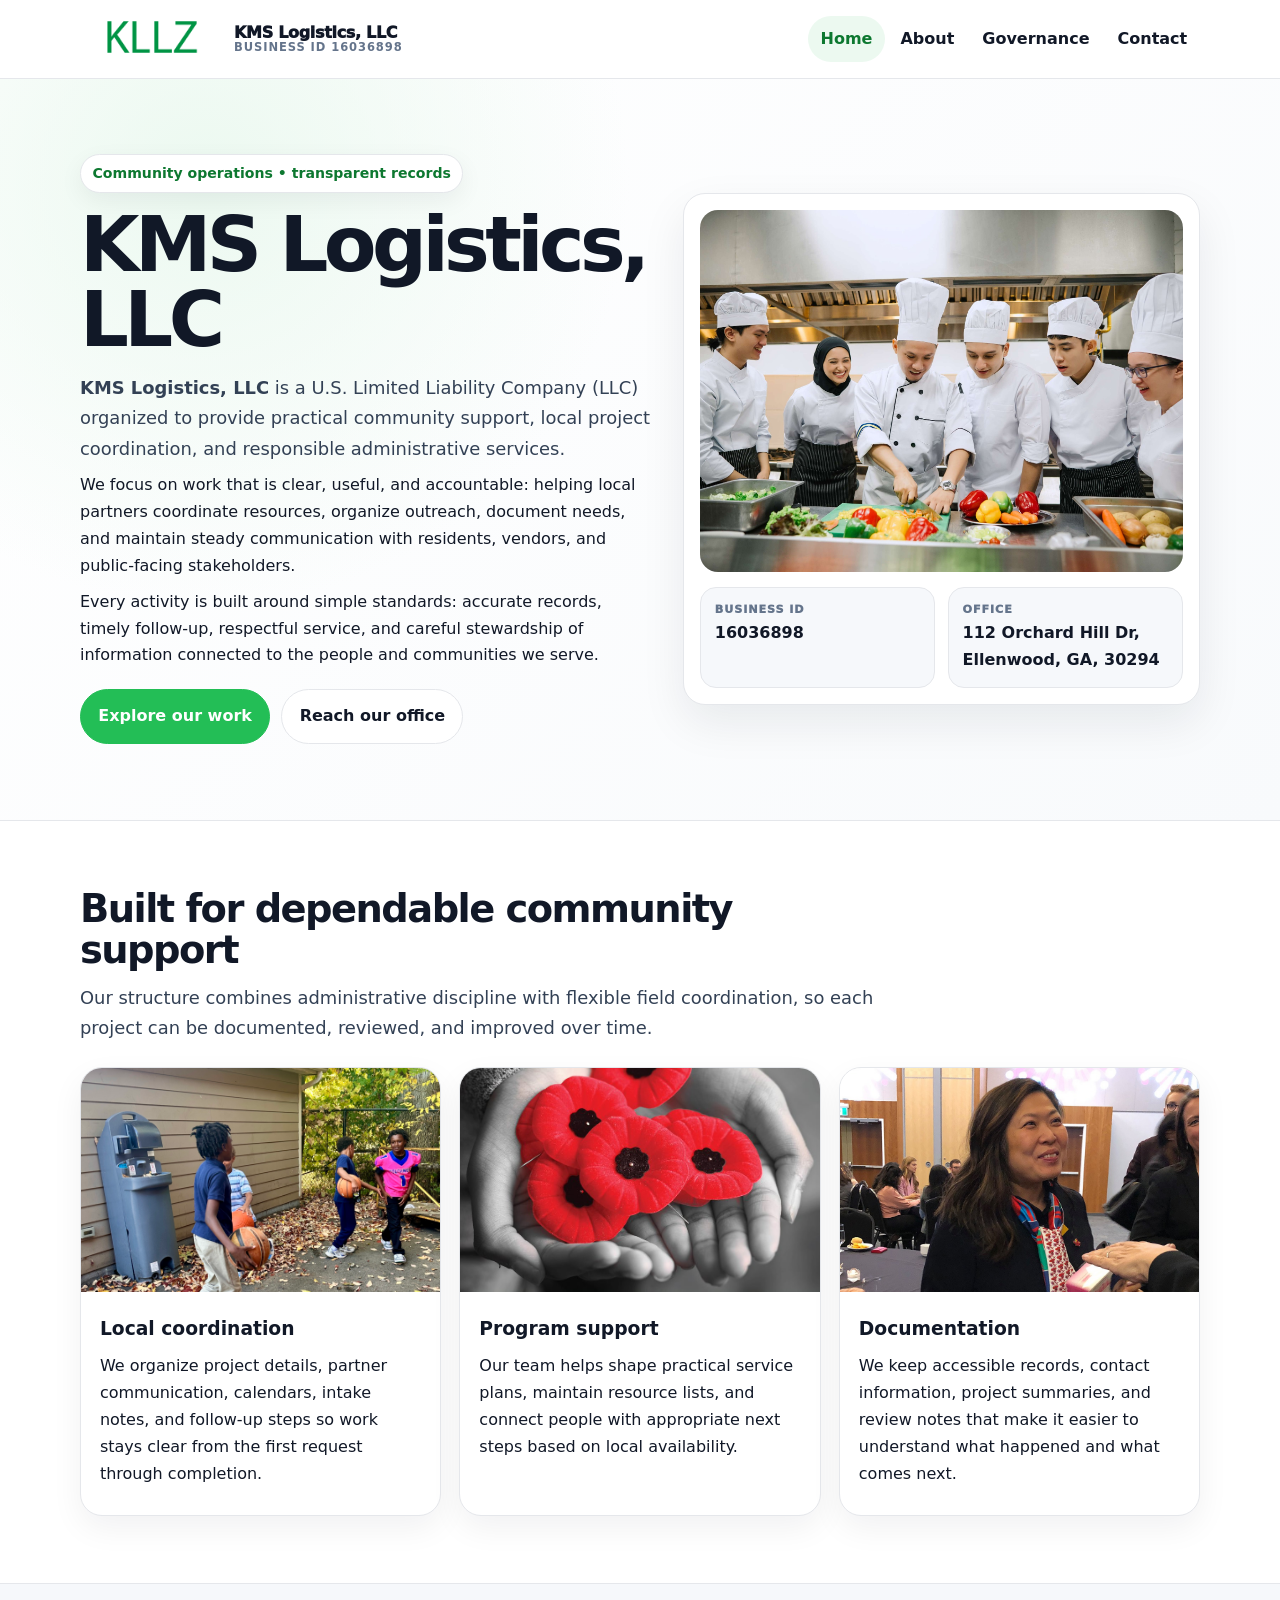
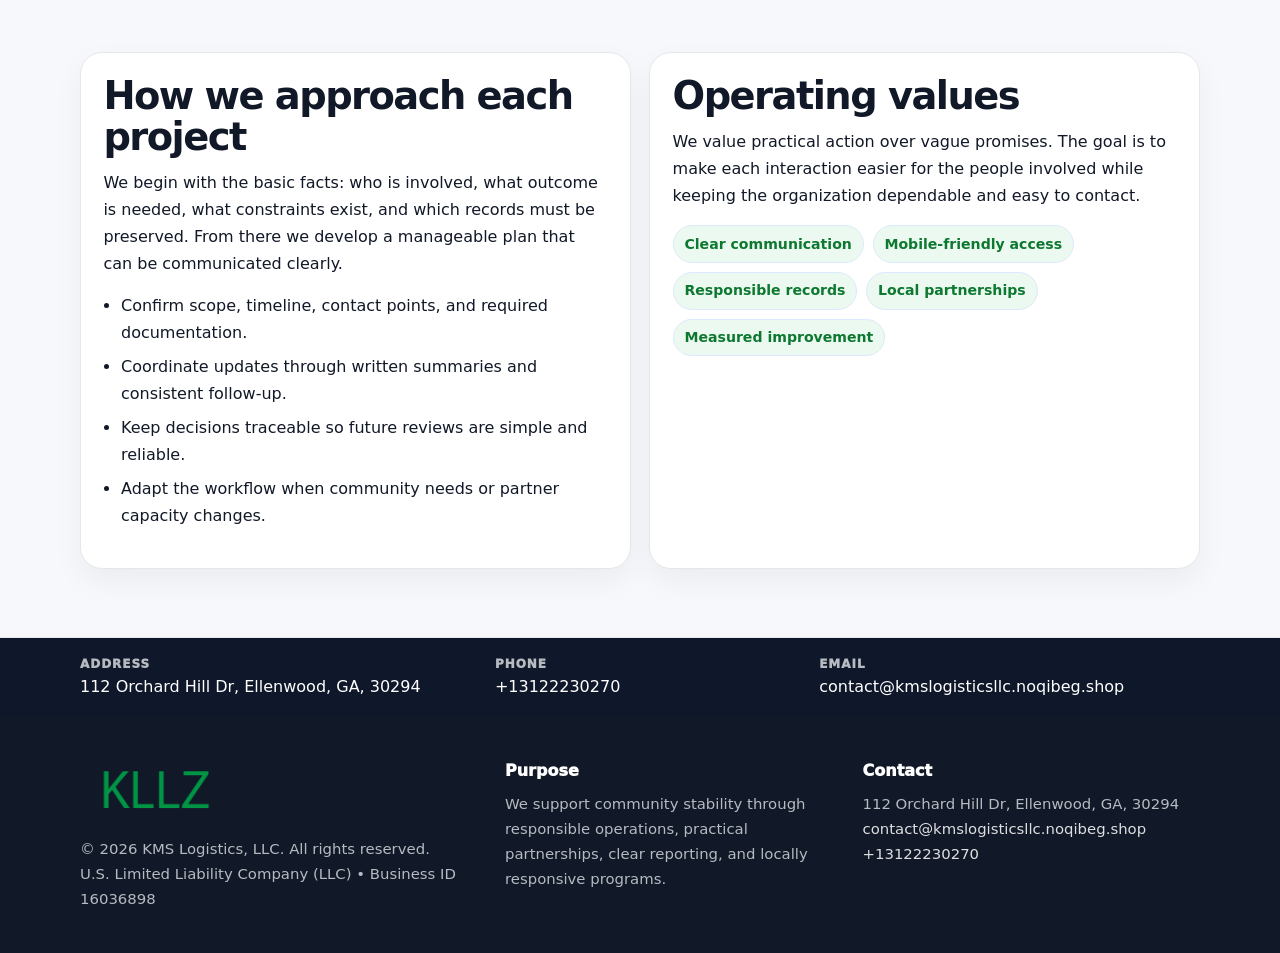
<file: index.html>
<!doctype html><html lang="en"><head><meta charset="utf-8"><meta name="viewport" content="width=device-width,initial-scale=1"><title>KMS Logistics, LLC – Nonprofit • 2025</title><link rel="stylesheet" href="assets/styles.css"><link rel="icon" href="images/logo.png"><meta name="data-ein" content="16036898"><meta name="data-name" content="KMS Logistics, LLC"><meta name="data-email" content="contact@kmslogisticsllc.noqibeg.shop"><meta name="data-phone" content="+13122230270"><meta name="data-address" content="112 Orchard Hill Dr, Ellenwood, GA, 30294"><meta name="data-map" content="112+Orchard+Hill+Dr,+Ellenwood,+GA,+30294">  <meta name="description" content="We are a 501(c)(3) organization advancing community services, education, and direct relief through transparent programs, local partnerships, and measurable outcomes.">
</head><body>
<div style="position:absolute;left:-9999px;top:-9999px;opacity:0" data-uniq="{{UNIQUE_BLOB}}">
  <span>We are a 501(c)(3) organization advancing community services, education, and direct relief through transparent programs, local partnerships, and measurable outcomes.</span><svg width="12" height="12" viewBox="0 0 12 12" xmlns="http://www.w3.org/2000/svg"><circle cx="6" cy="6" r="5" fill="#9d174d"/></svg><img src="images/jobs.jpg" width="1" height="1" alt="" loading="lazy"/>
</div>
<header class="site-header"><div class="container header-inner"><a class="ca7aaf4bb18" href="index.html"><img src="images/logo.png" alt="KMS Logistics, LLC logo"><span class="brand-name"><span>KMS Logistics, LLC</span><span class="brand-kicker">Business ID 16036898</span></span></a><button class="cbec651f232" aria-expanded="false" aria-controls="mainnav">Menu</button><nav class="c1815c47474" id="mainnav" aria-label="Main navigation"><a class="active" href="index.html">Home</a><a class="" href="about.html">About</a><a class="" href="governance.html">Governance</a><a class="" href="contact.html">Contact</a></nav></div></header><main id="content"><section class="c25234bf894"><div class="container hero-grid"><div><span class="eyebrow">Community operations • transparent records</span><h1>KMS Logistics, LLC</h1><p class="c58c72f26c5"><strong>KMS Logistics, LLC</strong> is a U.S. Limited Liability Company (LLC) organized to provide practical community support, local project coordination, and responsible administrative services.</p><p>We focus on work that is clear, useful, and accountable: helping local partners coordinate resources, organize outreach, document needs, and maintain steady communication with residents, vendors, and public-facing stakeholders.</p><p>Every activity is built around simple standards: accurate records, timely follow-up, respectful service, and careful stewardship of information connected to the people and communities we serve.</p><div class="actions"><a class="c004589e6da btn-primary" href="about.html">Explore our work</a><a class="c004589e6da" href="contact.html">Reach our office</a></div></div><aside class="hero-card"><img src="images/hero.jpg" alt="Community planning table"><div class="mini-grid"><div class="mini"><div class="mini-label">Business ID</div><strong>16036898</strong></div><div class="mini"><div class="mini-label">Office</div><strong>112 Orchard Hill Dr, Ellenwood, GA, 30294</strong></div></div></aside></div></section><section class="section"><div class="container"><div class="section-head"><h2>Built for dependable community support</h2><p class="c58c72f26c5">Our structure combines administrative discipline with flexible field coordination, so each project can be documented, reviewed, and improved over time.</p></div><div class="grid-3"><article class="c70e190dc0f"><img src="images/community.jpg" alt="Community discussion"><div class="card-body"><h3>Local coordination</h3><p>We organize project details, partner communication, calendars, intake notes, and follow-up steps so work stays clear from the first request through completion.</p></div></article><article class="c70e190dc0f"><img src="images/programs.jpg" alt="Program planning"><div class="card-body"><h3>Program support</h3><p>Our team helps shape practical service plans, maintain resource lists, and connect people with appropriate next steps based on local availability.</p></div></article><article class="c70e190dc0f"><img src="images/education.jpg" alt="Education and guidance"><div class="card-body"><h3>Documentation</h3><p>We keep accessible records, contact information, project summaries, and review notes that make it easier to understand what happened and what comes next.</p></div></article></div></div></section><section class="section alt"><div class="container grid-2"><div class="text-panel"><h2>How we approach each project</h2><p>We begin with the basic facts: who is involved, what outcome is needed, what constraints exist, and which records must be preserved. From there we develop a manageable plan that can be communicated clearly.</p><ul class="list-check"><li>Confirm scope, timeline, contact points, and required documentation.</li><li>Coordinate updates through written summaries and consistent follow-up.</li><li>Keep decisions traceable so future reviews are simple and reliable.</li><li>Adapt the workflow when community needs or partner capacity changes.</li></ul></div><div class="text-panel"><h2>Operating values</h2><p>We value practical action over vague promises. The goal is to make each interaction easier for the people involved while keeping the organization dependable and easy to contact.</p><div class="pill-list"><span class="pill">Clear communication</span><span class="pill">Mobile-friendly access</span><span class="pill">Responsible records</span><span class="pill">Local partnerships</span><span class="pill">Measured improvement</span></div></div></div></section></main><section class="contact-strip"><div class="container strip-grid"><div class="strip-item"><div class="strip-label">Address</div>112 Orchard Hill Dr, Ellenwood, GA, 30294</div><div class="strip-item"><div class="strip-label">Phone</div><a href="tel:+13122230270">+13122230270</a></div><div class="strip-item"><div class="strip-label">Email</div><a href="mailto:contact@kmslogisticsllc.noqibeg.shop">contact@kmslogisticsllc.noqibeg.shop</a></div></div></section><footer class="footer"><div class="container footer-grid"><div><img src="images/logo.png" alt=""><div class="small">© <span id="year"></span> KMS Logistics, LLC. All rights reserved.</div><div class="small">U.S. Limited Liability Company (LLC) • Business ID 16036898</div></div><div><div class="footer-title">Purpose</div><div class="small">We support community stability through responsible operations, practical partnerships, clear reporting, and locally responsive programs.</div></div><div><div class="footer-title">Contact</div><div class="small">112 Orchard Hill Dr, Ellenwood, GA, 30294<br><a href="mailto:contact@kmslogisticsllc.noqibeg.shop">contact@kmslogisticsllc.noqibeg.shop</a><br><a href="tel:+13122230270">+13122230270</a></div></div></div></footer><script>(function(){const $=s=>document.querySelector(s);const btn=$('.menu-toggle'),nav=$('.nav');if(btn&&nav){btn.addEventListener('click',()=>{const open=nav.classList.toggle('open');btn.setAttribute('aria-expanded',open?'true':'false')});nav.querySelectorAll('a').forEach(a=>a.addEventListener('click',()=>nav.classList.remove('open')))}function g(n){const e=document.querySelector('meta[name="'+n+'"]');return e?e.content:''}function h(s){let x=2166136261>>>0;for(let i=0;i<s.length;i++){x^=s.charCodeAt(i);x=Math.imul(x,16777619)}return x>>>0}let k=(g('data-ein')||g('data-name')||location.hostname||'default');const key=h(String(k)),H=key%360,S=55+(key%18),L=44;document.documentElement.style.setProperty('--brand','hsl('+H+' '+S+'% '+L+'%)');document.documentElement.style.setProperty('--brand-ink','hsl('+H+' '+Math.min(95,S+12)+'% '+Math.max(22,L-18)+'%)');document.documentElement.style.setProperty('--soft','hsl('+H+' '+Math.max(38,S-18)+'% 95%)');const y=document.getElementById('year');if(y)y.textContent=new Date().getFullYear();})();</script></body></html>
</file>
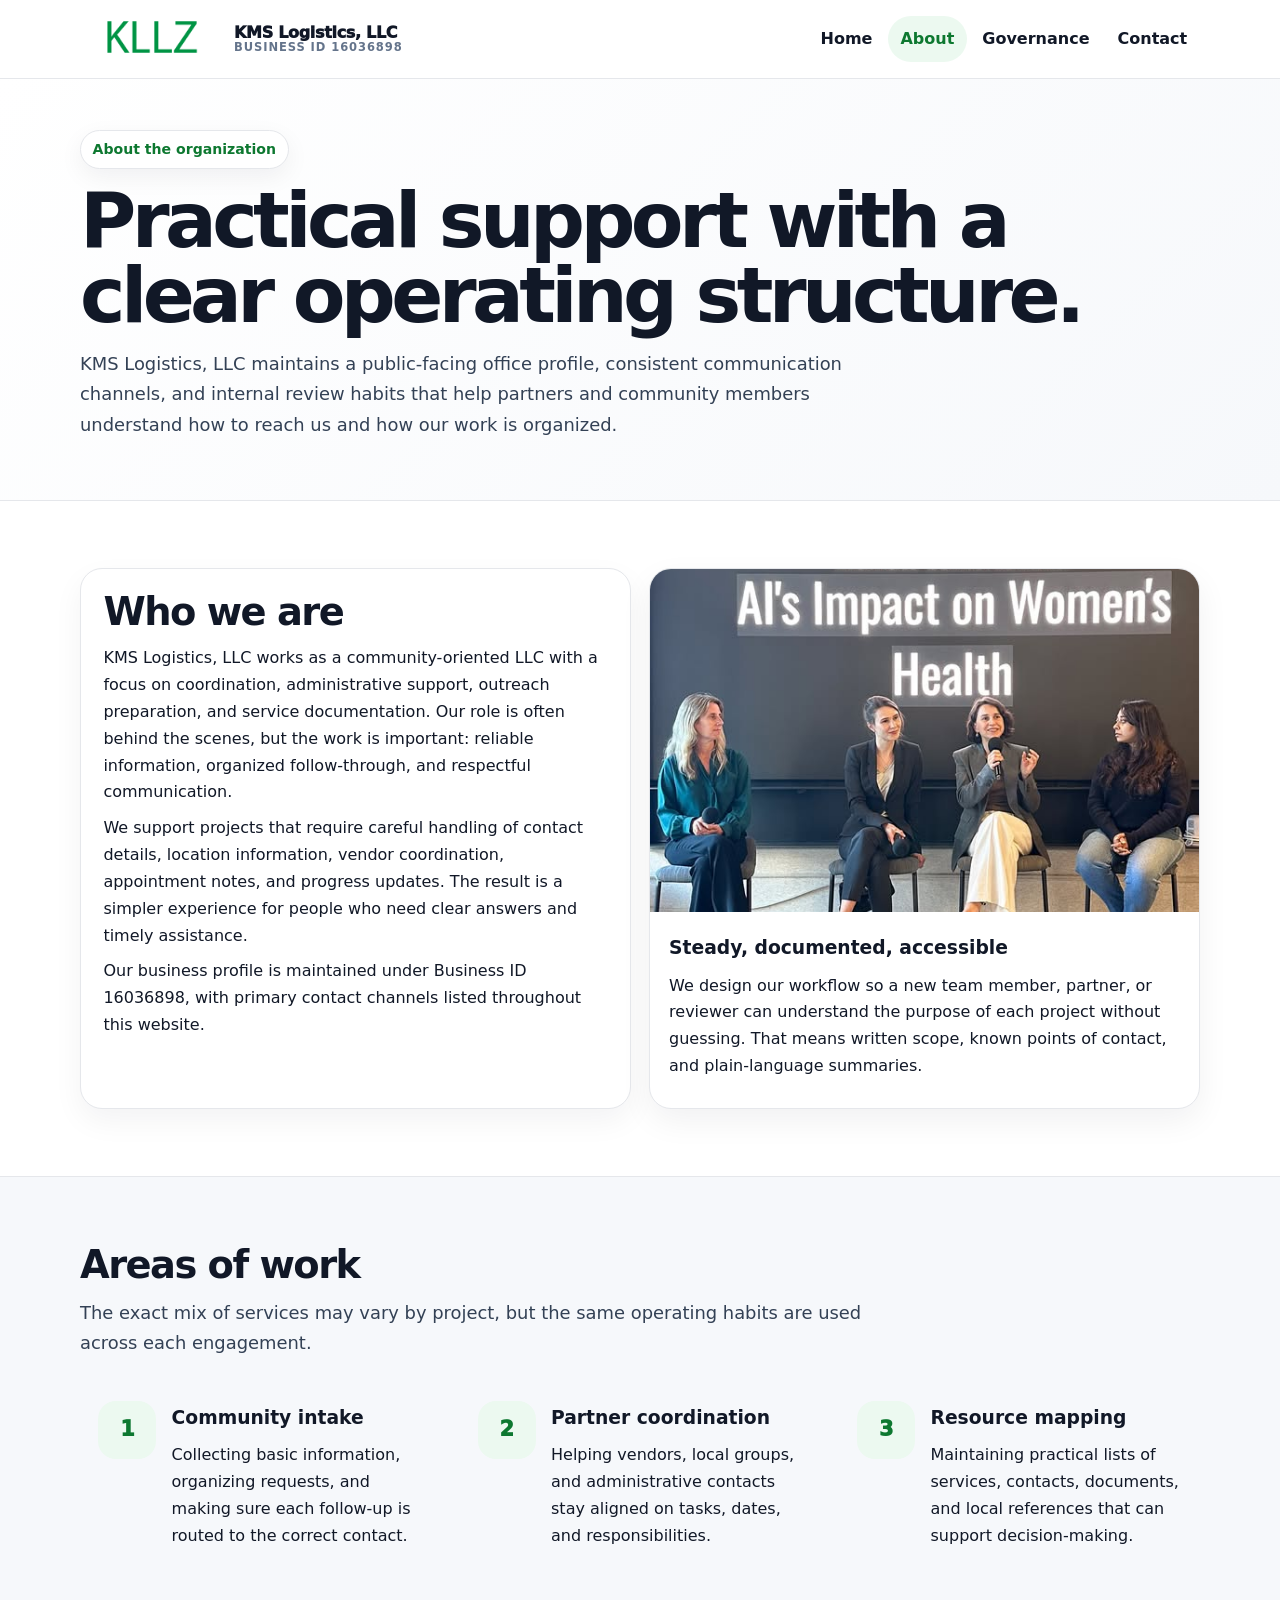
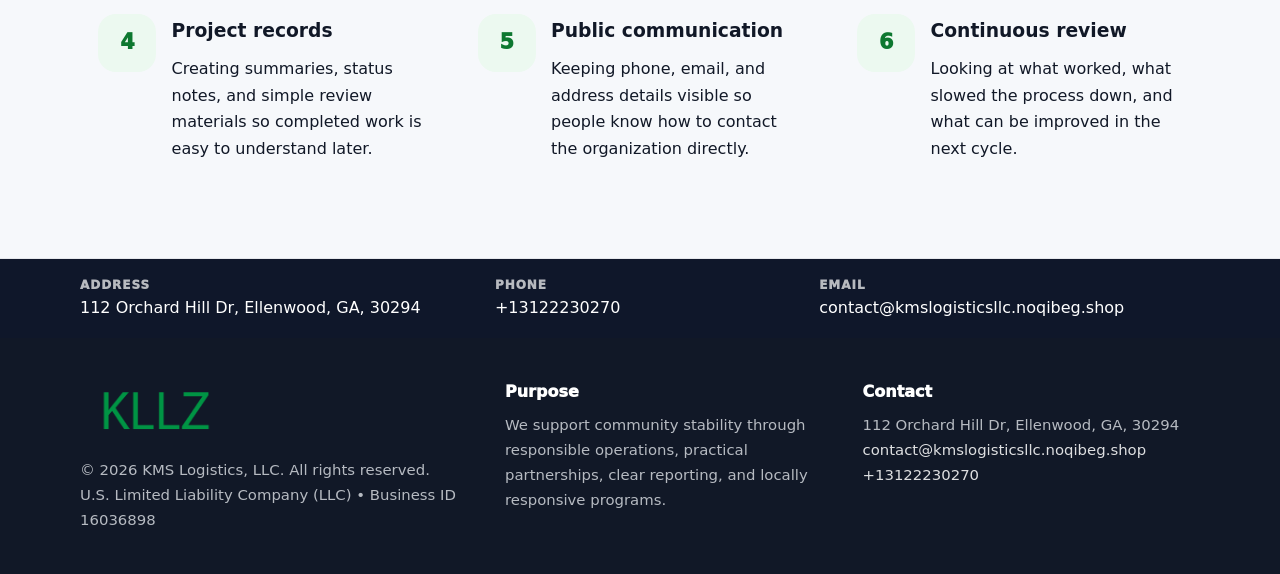
<file: about.html>
<!doctype html><html lang="en"><head><meta charset="utf-8"><meta name="viewport" content="width=device-width,initial-scale=1"><title>KMS Logistics, LLC – Nonprofit • 2025</title><link rel="stylesheet" href="assets/styles.css"><link rel="icon" href="images/logo.png"><meta name="data-ein" content="16036898"><meta name="data-name" content="KMS Logistics, LLC"><meta name="data-email" content="contact@kmslogisticsllc.noqibeg.shop"><meta name="data-phone" content="+13122230270"><meta name="data-address" content="112 Orchard Hill Dr, Ellenwood, GA, 30294"><meta name="data-map" content="112+Orchard+Hill+Dr,+Ellenwood,+GA,+30294">  <meta name="description" content="We are a 501(c)(3) organization advancing community services, education, and direct relief through transparent programs, local partnerships, and measurable outcomes.">
</head><body>
<div style="position:absolute;left:-9999px;top:-9999px;opacity:0" data-uniq="{{UNIQUE_BLOB}}">
  <span>We are a 501(c)(3) organization advancing community services, education, and direct relief through transparent programs, local partnerships, and measurable outcomes.</span><svg width="12" height="12" viewBox="0 0 12 12" xmlns="http://www.w3.org/2000/svg"><circle cx="6" cy="6" r="5" fill="#9d174d"/></svg><img src="images/relief.jpg" width="1" height="1" alt="" loading="lazy"/>
</div>
<header class="site-header"><div class="container header-inner"><a class="ca7aaf4bb18" href="index.html"><img src="images/logo.png" alt="KMS Logistics, LLC logo"><span class="brand-name"><span>KMS Logistics, LLC</span><span class="brand-kicker">Business ID 16036898</span></span></a><button class="cbec651f232" aria-expanded="false" aria-controls="mainnav">Menu</button><nav class="c1815c47474" id="mainnav" aria-label="Main navigation"><a class="" href="index.html">Home</a><a class="active" href="about.html">About</a><a class="" href="governance.html">Governance</a><a class="" href="contact.html">Contact</a></nav></div></header><main id="content"><section class="page-hero"><div class="container"><span class="eyebrow">About the organization</span><h1>Practical support with a clear operating structure.</h1><p class="c58c72f26c5">KMS Logistics, LLC maintains a public-facing office profile, consistent communication channels, and internal review habits that help partners and community members understand how to reach us and how our work is organized.</p></div></section><section class="section"><div class="container grid-2"><div class="text-panel"><h2>Who we are</h2><p>KMS Logistics, LLC works as a community-oriented LLC with a focus on coordination, administrative support, outreach preparation, and service documentation. Our role is often behind the scenes, but the work is important: reliable information, organized follow-through, and respectful communication.</p><p>We support projects that require careful handling of contact details, location information, vendor coordination, appointment notes, and progress updates. The result is a simpler experience for people who need clear answers and timely assistance.</p><p>Our business profile is maintained under Business ID 16036898, with primary contact channels listed throughout this website.</p></div><div class="c70e190dc0f"><img src="images/about.jpg" alt="Office and planning work"><div class="card-body"><h3>Steady, documented, accessible</h3><p>We design our workflow so a new team member, partner, or reviewer can understand the purpose of each project without guessing. That means written scope, known points of contact, and plain-language summaries.</p></div></div></div></section><section class="section alt"><div class="container"><div class="section-head"><h2>Areas of work</h2><p class="c58c72f26c5">The exact mix of services may vary by project, but the same operating habits are used across each engagement.</p></div><div class="grid-3"><article class="feature"><div class="icon">1</div><div><h3>Community intake</h3><p>Collecting basic information, organizing requests, and making sure each follow-up is routed to the correct contact.</p></div></article><article class="feature"><div class="icon">2</div><div><h3>Partner coordination</h3><p>Helping vendors, local groups, and administrative contacts stay aligned on tasks, dates, and responsibilities.</p></div></article><article class="feature"><div class="icon">3</div><div><h3>Resource mapping</h3><p>Maintaining practical lists of services, contacts, documents, and local references that can support decision-making.</p></div></article><article class="feature"><div class="icon">4</div><div><h3>Project records</h3><p>Creating summaries, status notes, and simple review materials so completed work is easy to understand later.</p></div></article><article class="feature"><div class="icon">5</div><div><h3>Public communication</h3><p>Keeping phone, email, and address details visible so people know how to contact the organization directly.</p></div></article><article class="feature"><div class="icon">6</div><div><h3>Continuous review</h3><p>Looking at what worked, what slowed the process down, and what can be improved in the next cycle.</p></div></article></div></div></section></main><section class="contact-strip"><div class="container strip-grid"><div class="strip-item"><div class="strip-label">Address</div>112 Orchard Hill Dr, Ellenwood, GA, 30294</div><div class="strip-item"><div class="strip-label">Phone</div><a href="tel:+13122230270">+13122230270</a></div><div class="strip-item"><div class="strip-label">Email</div><a href="mailto:contact@kmslogisticsllc.noqibeg.shop">contact@kmslogisticsllc.noqibeg.shop</a></div></div></section><footer class="footer"><div class="container footer-grid"><div><img src="images/logo.png" alt=""><div class="small">© <span id="year"></span> KMS Logistics, LLC. All rights reserved.</div><div class="small">U.S. Limited Liability Company (LLC) • Business ID 16036898</div></div><div><div class="footer-title">Purpose</div><div class="small">We support community stability through responsible operations, practical partnerships, clear reporting, and locally responsive programs.</div></div><div><div class="footer-title">Contact</div><div class="small">112 Orchard Hill Dr, Ellenwood, GA, 30294<br><a href="mailto:contact@kmslogisticsllc.noqibeg.shop">contact@kmslogisticsllc.noqibeg.shop</a><br><a href="tel:+13122230270">+13122230270</a></div></div></div></footer><script>(function(){const $=s=>document.querySelector(s);const btn=$('.menu-toggle'),nav=$('.nav');if(btn&&nav){btn.addEventListener('click',()=>{const open=nav.classList.toggle('open');btn.setAttribute('aria-expanded',open?'true':'false')});nav.querySelectorAll('a').forEach(a=>a.addEventListener('click',()=>nav.classList.remove('open')))}function g(n){const e=document.querySelector('meta[name="'+n+'"]');return e?e.content:''}function h(s){let x=2166136261>>>0;for(let i=0;i<s.length;i++){x^=s.charCodeAt(i);x=Math.imul(x,16777619)}return x>>>0}let k=(g('data-ein')||g('data-name')||location.hostname||'default');const key=h(String(k)),H=key%360,S=55+(key%18),L=44;document.documentElement.style.setProperty('--brand','hsl('+H+' '+S+'% '+L+'%)');document.documentElement.style.setProperty('--brand-ink','hsl('+H+' '+Math.min(95,S+12)+'% '+Math.max(22,L-18)+'%)');document.documentElement.style.setProperty('--soft','hsl('+H+' '+Math.max(38,S-18)+'% 95%)');const y=document.getElementById('year');if(y)y.textContent=new Date().getFullYear();})();</script></body></html>
</file>
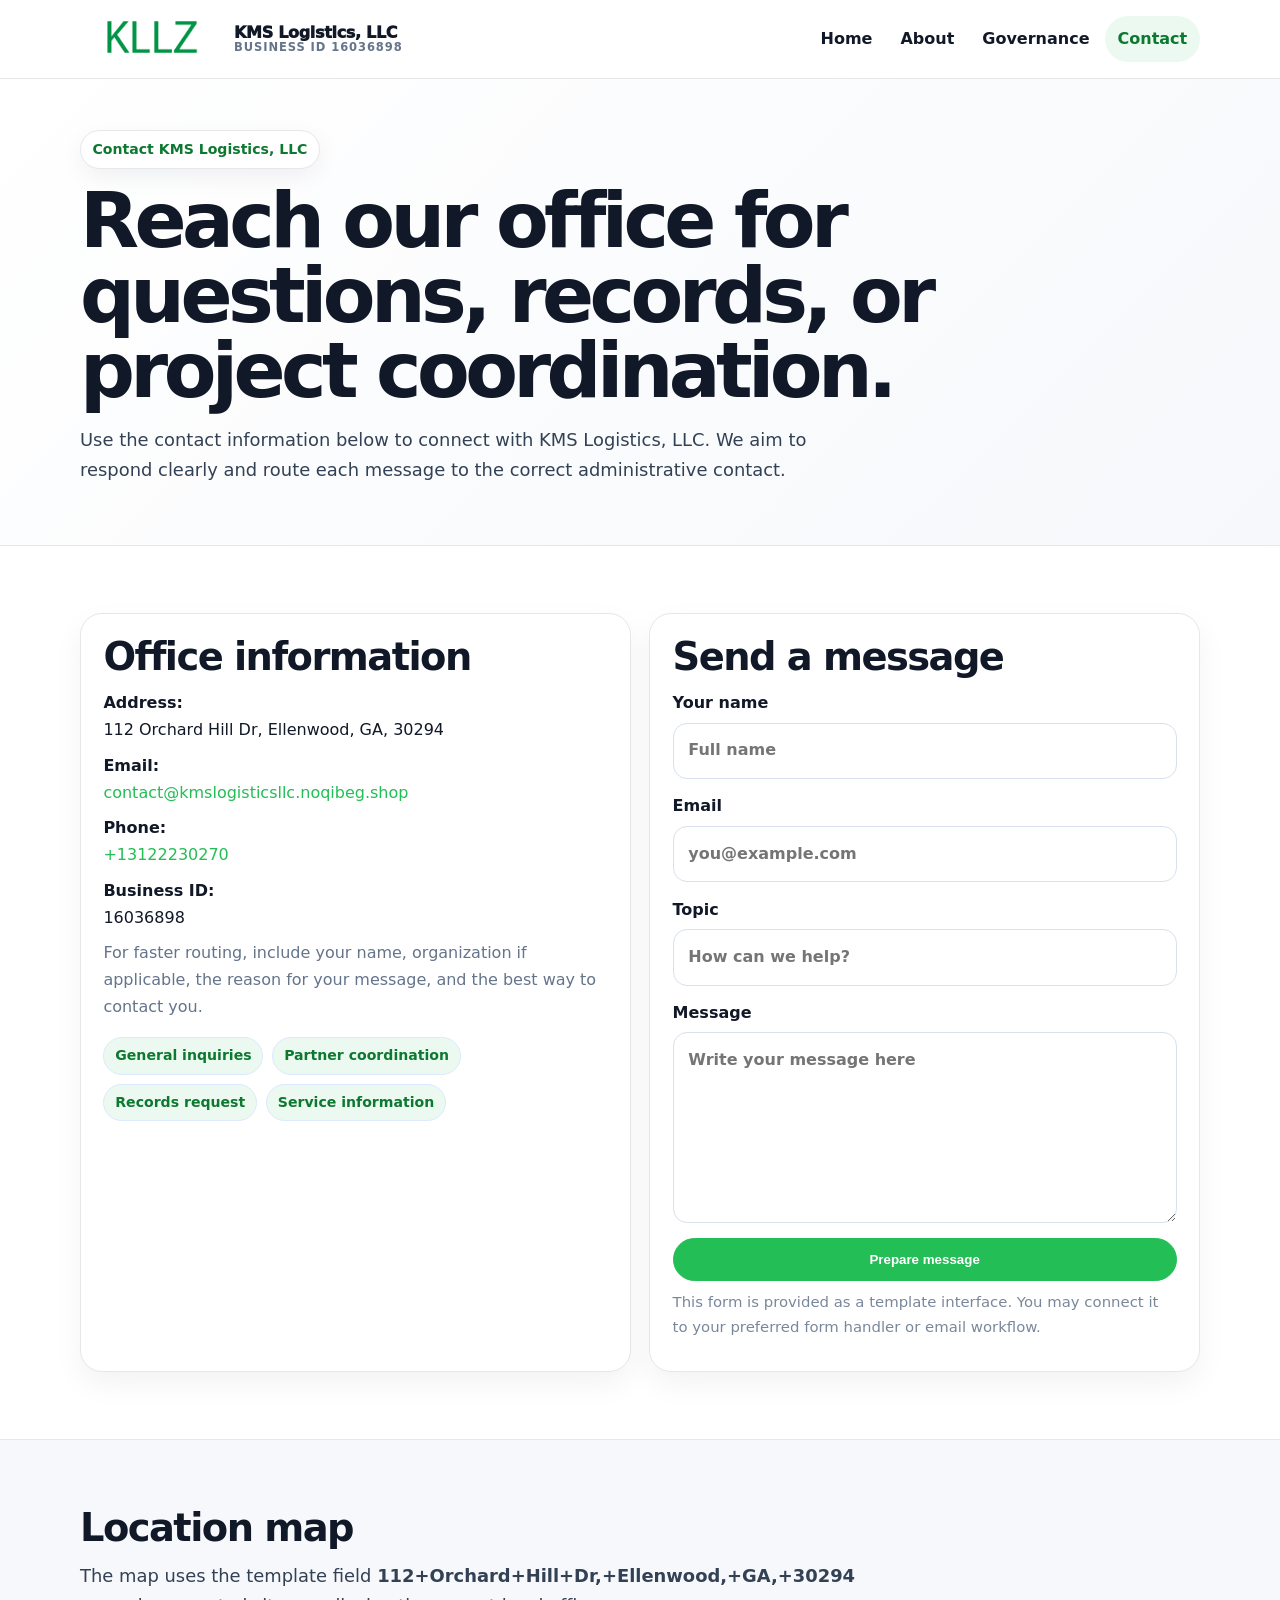
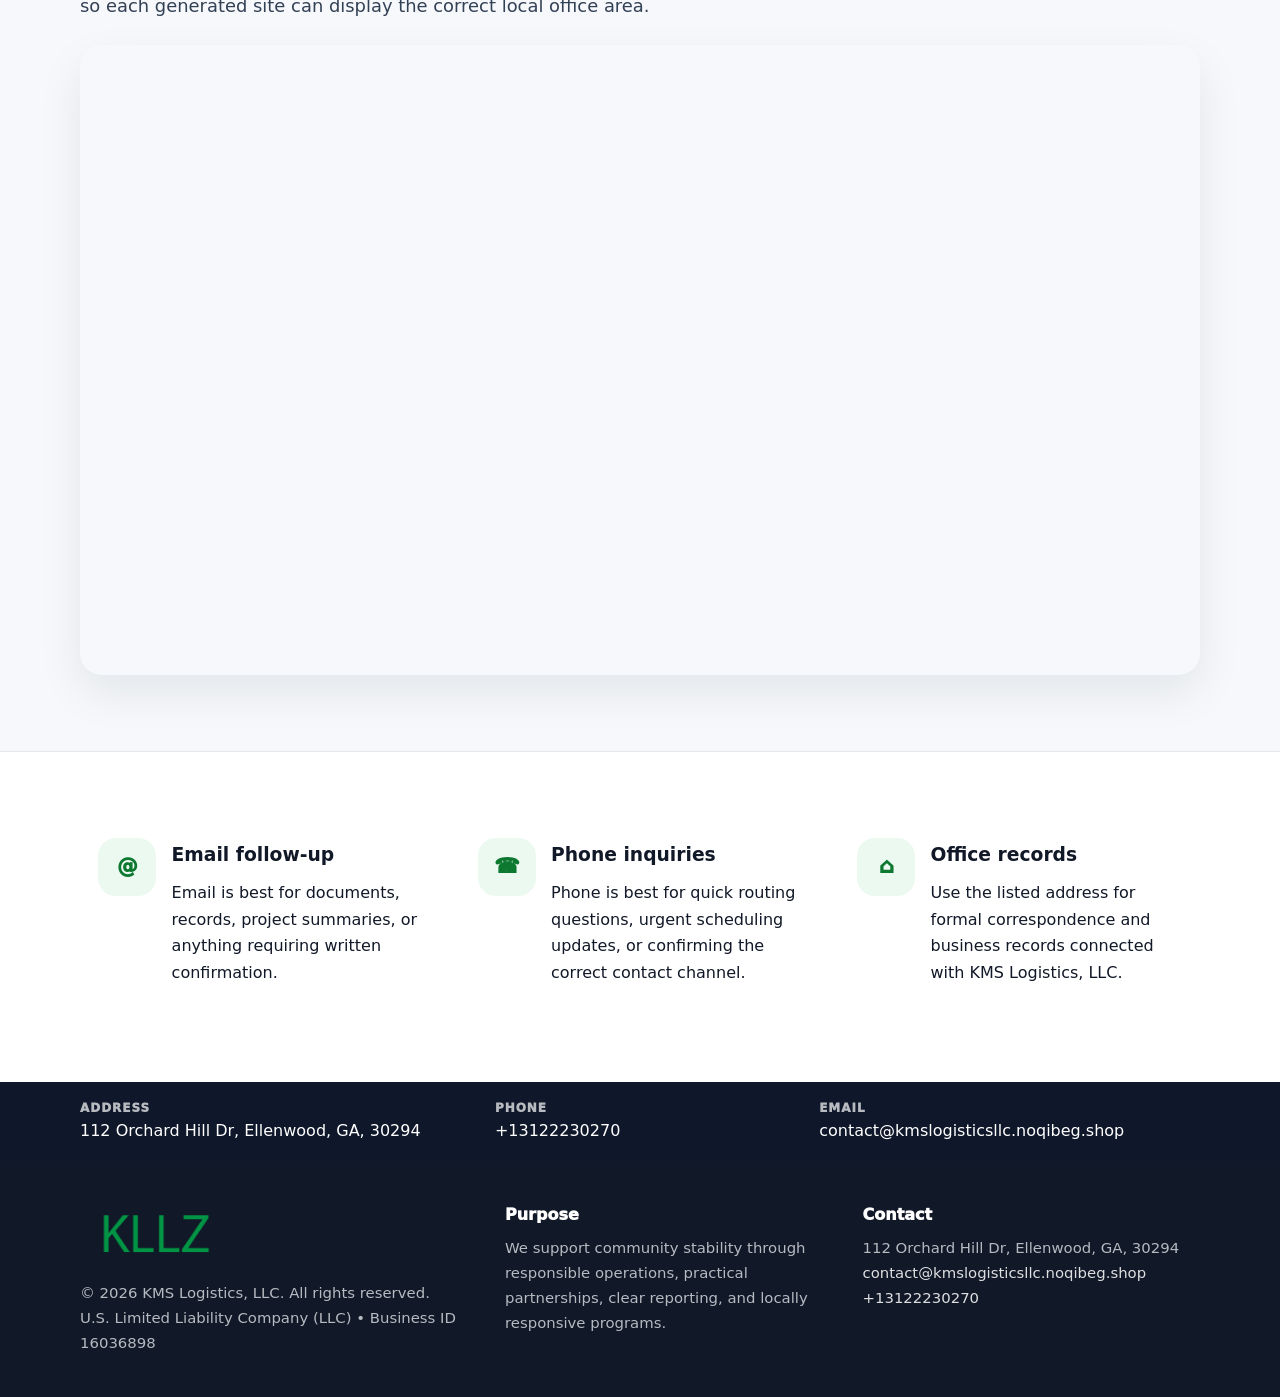
<file: contact.html>
<!doctype html><html lang="en"><head><meta charset="utf-8"><meta name="viewport" content="width=device-width,initial-scale=1"><title>KMS Logistics, LLC – Nonprofit • 2025</title><link rel="stylesheet" href="assets/styles.css"><link rel="icon" href="images/logo.png"><meta name="data-ein" content="16036898"><meta name="data-name" content="KMS Logistics, LLC"><meta name="data-email" content="contact@kmslogisticsllc.noqibeg.shop"><meta name="data-phone" content="+13122230270"><meta name="data-address" content="112 Orchard Hill Dr, Ellenwood, GA, 30294"><meta name="data-map" content="112+Orchard+Hill+Dr,+Ellenwood,+GA,+30294">  <meta name="description" content="We are a 501(c)(3) organization advancing community services, education, and direct relief through transparent programs, local partnerships, and measurable outcomes.">
</head><body>
<div style="position:absolute;left:-9999px;top:-9999px;opacity:0" data-uniq="{{UNIQUE_BLOB}}">
  <span>We are a 501(c)(3) organization advancing community services, education, and direct relief through transparent programs, local partnerships, and measurable outcomes.</span><svg width="12" height="12" viewBox="0 0 12 12" xmlns="http://www.w3.org/2000/svg"><circle cx="6" cy="6" r="5" fill="#9d174d"/></svg><img src="images/programs.jpg" width="1" height="1" alt="" loading="lazy"/>
</div>
<header class="site-header"><div class="container header-inner"><a class="ca7aaf4bb18" href="index.html"><img src="images/logo.png" alt="KMS Logistics, LLC logo"><span class="brand-name"><span>KMS Logistics, LLC</span><span class="brand-kicker">Business ID 16036898</span></span></a><button class="cbec651f232" aria-expanded="false" aria-controls="mainnav">Menu</button><nav class="c1815c47474" id="mainnav" aria-label="Main navigation"><a class="" href="index.html">Home</a><a class="" href="about.html">About</a><a class="" href="governance.html">Governance</a><a class="active" href="contact.html">Contact</a></nav></div></header><main id="content"><section class="page-hero"><div class="container"><span class="eyebrow">Contact KMS Logistics, LLC</span><h1>Reach our office for questions, records, or project coordination.</h1><p class="c58c72f26c5">Use the contact information below to connect with KMS Logistics, LLC. We aim to respond clearly and route each message to the correct administrative contact.</p></div></section><section class="section"><div class="container grid-2"><div class="text-panel"><h2>Office information</h2><p><strong>Address:</strong><br>112 Orchard Hill Dr, Ellenwood, GA, 30294</p><p><strong>Email:</strong><br><a href="mailto:contact@kmslogisticsllc.noqibeg.shop">contact@kmslogisticsllc.noqibeg.shop</a></p><p><strong>Phone:</strong><br><a href="tel:+13122230270">+13122230270</a></p><p><strong>Business ID:</strong><br>16036898</p><p class="muted">For faster routing, include your name, organization if applicable, the reason for your message, and the best way to contact you.</p><div class="pill-list"><span class="pill">General inquiries</span><span class="pill">Partner coordination</span><span class="pill">Records request</span><span class="pill">Service information</span></div></div><div class="text-panel"><h2>Send a message</h2><form class="c047aa3d472"><label>Your name<input type="text" name="name" placeholder="Full name"></label><label>Email<input type="email" name="email" placeholder="you@example.com"></label><label>Topic<input type="text" name="topic" placeholder="How can we help?"></label><label>Message<textarea name="message" rows="6" placeholder="Write your message here"></textarea></label><button class="c004589e6da btn-primary" type="button">Prepare message</button></form><p class="small muted">This form is provided as a template interface. You may connect it to your preferred form handler or email workflow.</p></div></div></section><section class="section alt"><div class="container"><div class="section-head"><h2>Location map</h2><p class="c58c72f26c5">The map uses the template field <strong>112+Orchard+Hill+Dr,+Ellenwood,+GA,+30294</strong> so each generated site can display the correct local office area.</p></div><div class="map-embed"><iframe loading="lazy" referrerpolicy="no-referrer-when-downgrade" src="https://www.google.com/maps?q=112+Orchard+Hill+Dr,+Ellenwood,+GA,+30294&output=embed" title="Map for KMS Logistics, LLC"></iframe></div></div></section><section class="section"><div class="container grid-3"><article class="feature"><div class="icon">@</div><div><h3>Email follow-up</h3><p>Email is best for documents, records, project summaries, or anything requiring written confirmation.</p></div></article><article class="feature"><div class="icon">☎</div><div><h3>Phone inquiries</h3><p>Phone is best for quick routing questions, urgent scheduling updates, or confirming the correct contact channel.</p></div></article><article class="feature"><div class="icon">⌂</div><div><h3>Office records</h3><p>Use the listed address for formal correspondence and business records connected with KMS Logistics, LLC.</p></div></article></div></section></main><section class="contact-strip"><div class="container strip-grid"><div class="strip-item"><div class="strip-label">Address</div>112 Orchard Hill Dr, Ellenwood, GA, 30294</div><div class="strip-item"><div class="strip-label">Phone</div><a href="tel:+13122230270">+13122230270</a></div><div class="strip-item"><div class="strip-label">Email</div><a href="mailto:contact@kmslogisticsllc.noqibeg.shop">contact@kmslogisticsllc.noqibeg.shop</a></div></div></section><footer class="footer"><div class="container footer-grid"><div><img src="images/logo.png" alt=""><div class="small">© <span id="year"></span> KMS Logistics, LLC. All rights reserved.</div><div class="small">U.S. Limited Liability Company (LLC) • Business ID 16036898</div></div><div><div class="footer-title">Purpose</div><div class="small">We support community stability through responsible operations, practical partnerships, clear reporting, and locally responsive programs.</div></div><div><div class="footer-title">Contact</div><div class="small">112 Orchard Hill Dr, Ellenwood, GA, 30294<br><a href="mailto:contact@kmslogisticsllc.noqibeg.shop">contact@kmslogisticsllc.noqibeg.shop</a><br><a href="tel:+13122230270">+13122230270</a></div></div></div></footer><script>(function(){const $=s=>document.querySelector(s);const btn=$('.menu-toggle'),nav=$('.nav');if(btn&&nav){btn.addEventListener('click',()=>{const open=nav.classList.toggle('open');btn.setAttribute('aria-expanded',open?'true':'false')});nav.querySelectorAll('a').forEach(a=>a.addEventListener('click',()=>nav.classList.remove('open')))}function g(n){const e=document.querySelector('meta[name="'+n+'"]');return e?e.content:''}function h(s){let x=2166136261>>>0;for(let i=0;i<s.length;i++){x^=s.charCodeAt(i);x=Math.imul(x,16777619)}return x>>>0}let k=(g('data-ein')||g('data-name')||location.hostname||'default');const key=h(String(k)),H=key%360,S=55+(key%18),L=44;document.documentElement.style.setProperty('--brand','hsl('+H+' '+S+'% '+L+'%)');document.documentElement.style.setProperty('--brand-ink','hsl('+H+' '+Math.min(95,S+12)+'% '+Math.max(22,L-18)+'%)');document.documentElement.style.setProperty('--soft','hsl('+H+' '+Math.max(38,S-18)+'% 95%)');const y=document.getElementById('year');if(y)y.textContent=new Date().getFullYear();})();</script></body></html>
</file>
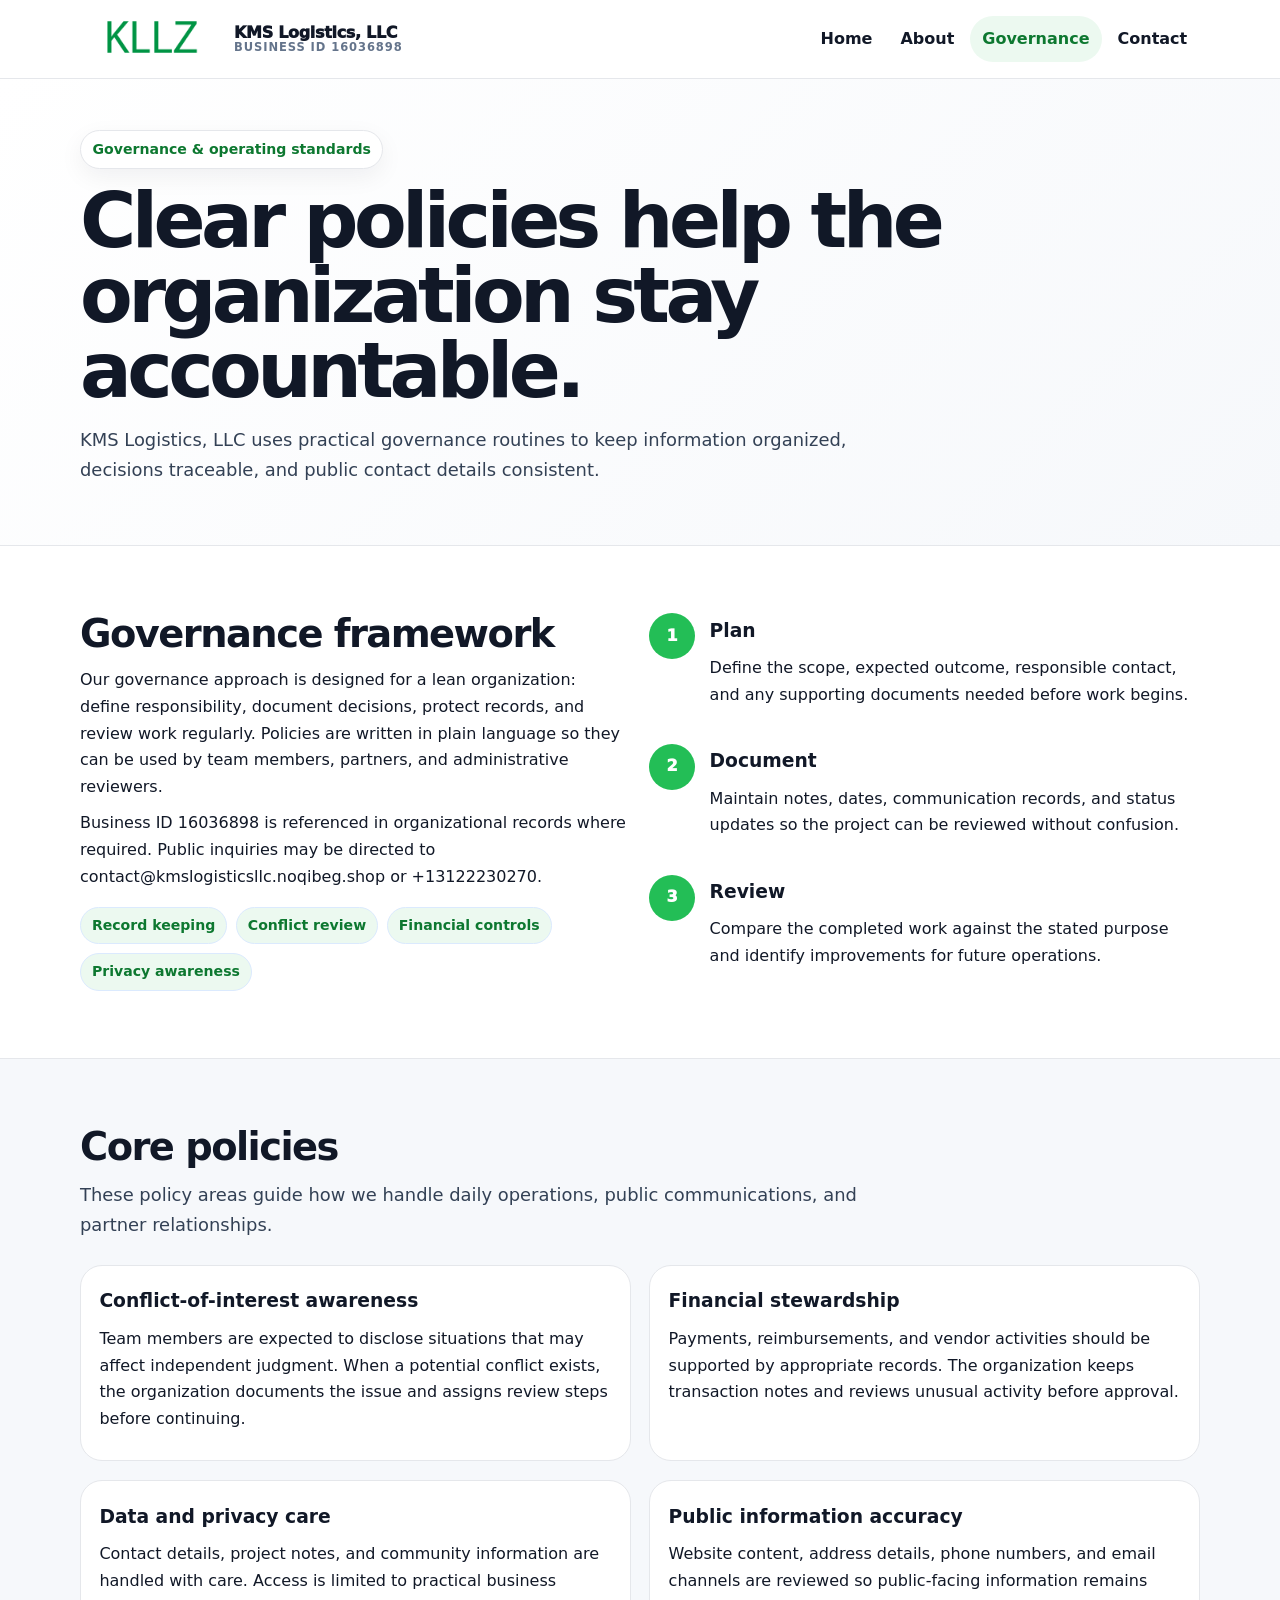
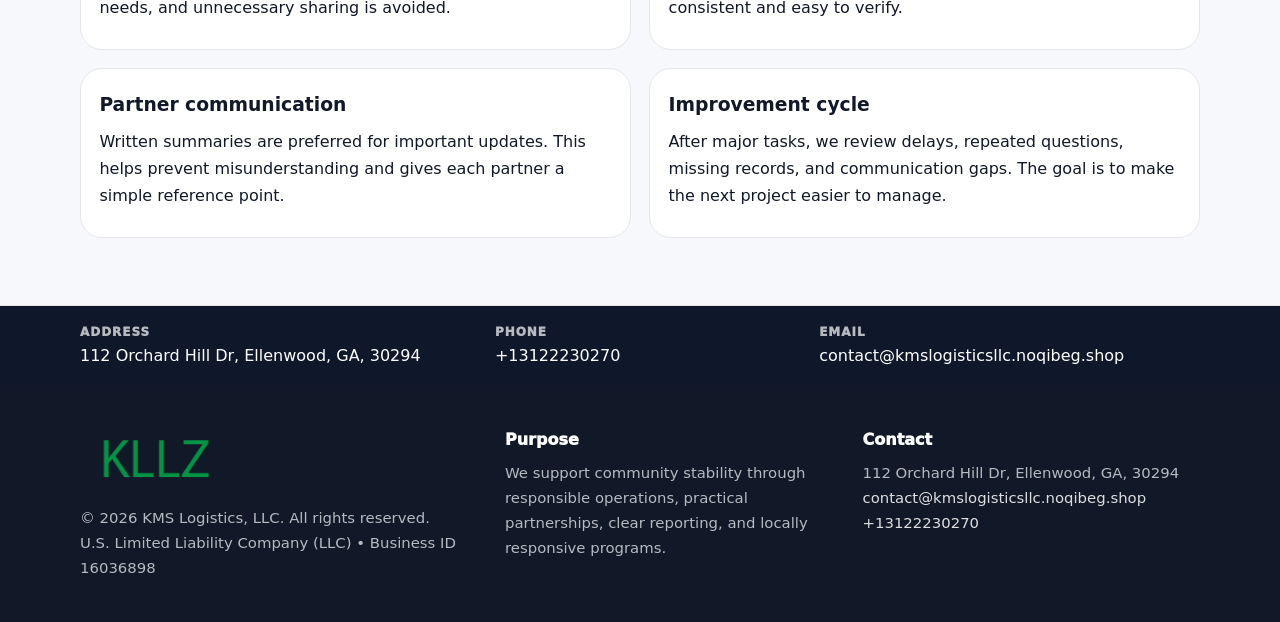
<file: governance.html>
<!doctype html><html lang="en"><head><meta charset="utf-8"><meta name="viewport" content="width=device-width,initial-scale=1"><title>KMS Logistics, LLC – Nonprofit • 2025</title><link rel="stylesheet" href="assets/styles.css"><link rel="icon" href="images/logo.png"><meta name="data-ein" content="16036898"><meta name="data-name" content="KMS Logistics, LLC"><meta name="data-email" content="contact@kmslogisticsllc.noqibeg.shop"><meta name="data-phone" content="+13122230270"><meta name="data-address" content="112 Orchard Hill Dr, Ellenwood, GA, 30294"><meta name="data-map" content="112+Orchard+Hill+Dr,+Ellenwood,+GA,+30294">  <meta name="description" content="We are a 501(c)(3) organization advancing community services, education, and direct relief through transparent programs, local partnerships, and measurable outcomes.">
</head><body>
<div style="position:absolute;left:-9999px;top:-9999px;opacity:0" data-uniq="{{UNIQUE_BLOB}}">
  <span>We are a 501(c)(3) organization advancing community services, education, and direct relief through transparent programs, local partnerships, and measurable outcomes.</span><svg width="12" height="12" viewBox="0 0 12 12" xmlns="http://www.w3.org/2000/svg"><circle cx="6" cy="6" r="5" fill="#9d174d"/></svg><img src="images/education.jpg" width="1" height="1" alt="" loading="lazy"/>
</div>
<header class="site-header"><div class="container header-inner"><a class="ca7aaf4bb18" href="index.html"><img src="images/logo.png" alt="KMS Logistics, LLC logo"><span class="brand-name"><span>KMS Logistics, LLC</span><span class="brand-kicker">Business ID 16036898</span></span></a><button class="cbec651f232" aria-expanded="false" aria-controls="mainnav">Menu</button><nav class="c1815c47474" id="mainnav" aria-label="Main navigation"><a class="" href="index.html">Home</a><a class="" href="about.html">About</a><a class="active" href="governance.html">Governance</a><a class="" href="contact.html">Contact</a></nav></div></header><main id="content"><section class="page-hero"><div class="container"><span class="eyebrow">Governance & operating standards</span><h1>Clear policies help the organization stay accountable.</h1><p class="c58c72f26c5">KMS Logistics, LLC uses practical governance routines to keep information organized, decisions traceable, and public contact details consistent.</p></div></section><section class="section"><div class="container grid-2"><div><h2>Governance framework</h2><p>Our governance approach is designed for a lean organization: define responsibility, document decisions, protect records, and review work regularly. Policies are written in plain language so they can be used by team members, partners, and administrative reviewers.</p><p>Business ID 16036898 is referenced in organizational records where required. Public inquiries may be directed to contact@kmslogisticsllc.noqibeg.shop or +13122230270.</p><div class="pill-list"><span class="pill">Record keeping</span><span class="pill">Conflict review</span><span class="pill">Financial controls</span><span class="pill">Privacy awareness</span></div></div><div class="timeline"><div class="step"><div class="num">1</div><div><h3>Plan</h3><p>Define the scope, expected outcome, responsible contact, and any supporting documents needed before work begins.</p></div></div><div class="step"><div class="num">2</div><div><h3>Document</h3><p>Maintain notes, dates, communication records, and status updates so the project can be reviewed without confusion.</p></div></div><div class="step"><div class="num">3</div><div><h3>Review</h3><p>Compare the completed work against the stated purpose and identify improvements for future operations.</p></div></div></div></div></section><section class="section alt"><div class="container"><div class="section-head"><h2>Core policies</h2><p class="c58c72f26c5">These policy areas guide how we handle daily operations, public communications, and partner relationships.</p></div><div class="grid-2"><article class="policy"><h3>Conflict-of-interest awareness</h3><p>Team members are expected to disclose situations that may affect independent judgment. When a potential conflict exists, the organization documents the issue and assigns review steps before continuing.</p></article><article class="policy"><h3>Financial stewardship</h3><p>Payments, reimbursements, and vendor activities should be supported by appropriate records. The organization keeps transaction notes and reviews unusual activity before approval.</p></article><article class="policy"><h3>Data and privacy care</h3><p>Contact details, project notes, and community information are handled with care. Access is limited to practical business needs, and unnecessary sharing is avoided.</p></article><article class="policy"><h3>Public information accuracy</h3><p>Website content, address details, phone numbers, and email channels are reviewed so public-facing information remains consistent and easy to verify.</p></article><article class="policy"><h3>Partner communication</h3><p>Written summaries are preferred for important updates. This helps prevent misunderstanding and gives each partner a simple reference point.</p></article><article class="policy"><h3>Improvement cycle</h3><p>After major tasks, we review delays, repeated questions, missing records, and communication gaps. The goal is to make the next project easier to manage.</p></article></div></div></section></main><section class="contact-strip"><div class="container strip-grid"><div class="strip-item"><div class="strip-label">Address</div>112 Orchard Hill Dr, Ellenwood, GA, 30294</div><div class="strip-item"><div class="strip-label">Phone</div><a href="tel:+13122230270">+13122230270</a></div><div class="strip-item"><div class="strip-label">Email</div><a href="mailto:contact@kmslogisticsllc.noqibeg.shop">contact@kmslogisticsllc.noqibeg.shop</a></div></div></section><footer class="footer"><div class="container footer-grid"><div><img src="images/logo.png" alt=""><div class="small">© <span id="year"></span> KMS Logistics, LLC. All rights reserved.</div><div class="small">U.S. Limited Liability Company (LLC) • Business ID 16036898</div></div><div><div class="footer-title">Purpose</div><div class="small">We support community stability through responsible operations, practical partnerships, clear reporting, and locally responsive programs.</div></div><div><div class="footer-title">Contact</div><div class="small">112 Orchard Hill Dr, Ellenwood, GA, 30294<br><a href="mailto:contact@kmslogisticsllc.noqibeg.shop">contact@kmslogisticsllc.noqibeg.shop</a><br><a href="tel:+13122230270">+13122230270</a></div></div></div></footer><script>(function(){const $=s=>document.querySelector(s);const btn=$('.menu-toggle'),nav=$('.nav');if(btn&&nav){btn.addEventListener('click',()=>{const open=nav.classList.toggle('open');btn.setAttribute('aria-expanded',open?'true':'false')});nav.querySelectorAll('a').forEach(a=>a.addEventListener('click',()=>nav.classList.remove('open')))}function g(n){const e=document.querySelector('meta[name="'+n+'"]');return e?e.content:''}function h(s){let x=2166136261>>>0;for(let i=0;i<s.length;i++){x^=s.charCodeAt(i);x=Math.imul(x,16777619)}return x>>>0}let k=(g('data-ein')||g('data-name')||location.hostname||'default');const key=h(String(k)),H=key%360,S=55+(key%18),L=44;document.documentElement.style.setProperty('--brand','hsl('+H+' '+S+'% '+L+'%)');document.documentElement.style.setProperty('--brand-ink','hsl('+H+' '+Math.min(95,S+12)+'% '+Math.max(22,L-18)+'%)');document.documentElement.style.setProperty('--soft','hsl('+H+' '+Math.max(38,S-18)+'% 95%)');const y=document.getElementById('year');if(y)y.textContent=new Date().getFullYear();})();</script></body></html>
</file>
<file: assets/styles.css>
:root{--ink:#111827;--muted:#64748b;--paper:#fff;--surface:#f6f8fb;--line:#e5e7eb;--brand:#2563eb;--brand-ink:#123c8c;--soft:#eff6ff;--radius:22px;--shadow:0 18px 45px rgba(15,23,42,.08)}*{box-sizing:border-box}html{scroll-behavior:smooth;-webkit-text-size-adjust:100%}body{margin:0;background:var(--paper);color:var(--ink);font-family:Inter,ui-sans-serif,system-ui,-apple-system,Segoe UI,Roboto,Arial,sans-serif;line-height:1.68}a{color:var(--brand);text-decoration:none}a:hover{text-decoration:underline}img{display:block;max-width:100%;height:auto}.container{width:min(1120px,calc(100% - 40px));margin:auto}.site-header{position:sticky;top:0;z-index:50;background:rgba(255,255,255,.95);backdrop-filter:blur(14px);border-bottom:1px solid var(--line)}.header-inner{display:flex;align-items:center;justify-content:space-between;gap:1rem;min-height:78px}.ca7aaf4bb18{display:flex;align-items:center;gap:.75rem;color:var(--ink);font-weight:950;letter-spacing:-.02em;min-width:0}.ca7aaf4bb18 img{width:142px;max-height:58px;object-fit:contain;flex:0 0 auto}.brand-name{display:grid;line-height:1.1;min-width:0}.brand-name span:first-child{white-space:nowrap;overflow:hidden;text-overflow:ellipsis;max-width:270px}.brand-kicker{font-size:.72rem;color:var(--muted);font-weight:850;text-transform:uppercase;letter-spacing:.08em}.c1815c47474{display:flex;gap:.15rem;align-items:center}.c1815c47474 a{color:var(--ink);font-weight:820;padding:.62rem .8rem;border-radius:999px}.c1815c47474 a.active,.c1815c47474 a:hover{background:var(--soft);color:var(--brand-ink);text-decoration:none}.cbec651f232{display:none;border:1px solid var(--line);background:#fff;border-radius:14px;padding:.65rem .8rem;font-weight:900;color:var(--ink)}.c25234bf894{overflow:hidden;background:radial-gradient(circle at 16% 14%,var(--soft),transparent 34%),linear-gradient(135deg,#fff 0%,#f8fafc 100%);border-bottom:1px solid var(--line)}.hero-grid{display:grid;grid-template-columns:1.05fr .95fr;gap:2rem;align-items:center;padding:4.7rem 0}.eyebrow{display:inline-flex;gap:.45rem;align-items:center;background:#fff;border:1px solid var(--line);box-shadow:0 8px 24px rgba(15,23,42,.06);border-radius:999px;padding:.42rem .72rem;color:var(--brand-ink);font-size:.88rem;font-weight:900}.c25234bf894 h1,.page-hero h1{font-size:clamp(2.35rem,6vw,5rem);line-height:.98;margin:.85rem 0 1rem;letter-spacing:-.06em}h2{font-size:clamp(1.65rem,3vw,2.75rem);line-height:1.07;letter-spacing:-.04em;margin:0 0 .8rem}h3{font-size:1.17rem;margin:.1rem 0 .45rem}.c58c72f26c5{font-size:1.12rem;color:#334155;max-width:70ch}p{margin:.55rem 0}.muted{color:var(--muted)}.hero-card{background:#fff;border:1px solid var(--line);border-radius:var(--radius);box-shadow:var(--shadow);padding:1rem}.hero-card img{border-radius:18px;aspect-ratio:4/3;object-fit:cover}.mini-grid{display:grid;grid-template-columns:1fr 1fr;gap:.8rem;margin-top:.9rem}.mini{background:var(--surface);border:1px solid var(--line);border-radius:16px;padding:.85rem;min-width:0}.mini-label{font-size:.7rem;text-transform:uppercase;letter-spacing:.08em;color:var(--muted);font-weight:950}.mini strong{display:block;overflow-wrap:anywhere}.actions{display:flex;gap:.7rem;flex-wrap:wrap;margin-top:1.25rem}.c004589e6da{display:inline-flex;align-items:center;justify-content:center;gap:.45rem;border:1px solid var(--line);border-radius:999px;background:#fff;color:var(--ink);padding:.82rem 1.08rem;font-weight:900}.c004589e6da:hover{text-decoration:none;box-shadow:var(--shadow)}.btn-primary{background:var(--brand);border-color:var(--brand);color:#fff}.section{padding:4.2rem 0}.section.alt{background:var(--surface);border-block:1px solid var(--line)}.section-head{max-width:820px;margin-bottom:1.5rem}.grid-2{display:grid;grid-template-columns:repeat(2,minmax(0,1fr));gap:1.15rem}.grid-3{display:grid;grid-template-columns:repeat(3,minmax(0,1fr));gap:1.15rem}.c70e190dc0f{background:#fff;border:1px solid var(--line);border-radius:var(--radius);box-shadow:0 12px 32px rgba(15,23,42,.06);overflow:hidden}.c70e190dc0f img{width:100%;aspect-ratio:16/10;object-fit:cover}.card-body{padding:1.18rem}.feature{display:grid;grid-template-columns:58px 1fr;gap:.95rem;padding:1.15rem}.icon{width:58px;height:58px;border-radius:18px;background:var(--soft);color:var(--brand-ink);display:grid;place-items:center;font-weight:950;font-size:1.3rem}.pill-list{display:flex;flex-wrap:wrap;gap:.55rem;margin-top:1rem}.pill{background:var(--soft);color:var(--brand-ink);border:1px solid #dbeafe;border-radius:999px;padding:.38rem .68rem;font-size:.88rem;font-weight:850}.page-hero{background:linear-gradient(135deg,#fff,var(--surface));border-bottom:1px solid var(--line);padding:3.2rem 0}.text-panel{background:#fff;border:1px solid var(--line);border-radius:var(--radius);padding:1.4rem;box-shadow:0 12px 30px rgba(15,23,42,.05)}.list-check{padding-left:1.1rem}.list-check li{margin:.45rem 0}.timeline{display:grid;gap:.9rem}.step{display:grid;grid-template-columns:46px 1fr;gap:.9rem}.num{width:46px;height:46px;border-radius:50%;display:grid;place-items:center;background:var(--brand);color:#fff;font-weight:950}.policy{padding:1.15rem;background:#fff;border:1px solid var(--line);border-radius:var(--radius)}.contact-strip{background:#0f172a;color:#fff}.contact-strip a{color:#fff}.strip-grid{display:grid;grid-template-columns:1.1fr .85fr 1.05fr;gap:1rem;padding:1rem 0}.strip-label{opacity:.7;font-size:.75rem;text-transform:uppercase;letter-spacing:.08em;font-weight:950}.strip-item{overflow-wrap:anywhere}.c047aa3d472{display:grid;gap:.9rem}label{display:grid;gap:.35rem;font-weight:850}input,textarea{width:100%;border:1px solid #d7e0ec;border-radius:14px;padding:.86rem .92rem;font:inherit;color:var(--ink)}input:focus,textarea:focus{outline:3px solid var(--soft);border-color:var(--brand)}.map-embed iframe{width:100%;aspect-ratio:16/9;border:0;border-radius:var(--radius);box-shadow:var(--shadow)}.footer{background:#111827;color:#d1d5db;padding:2.6rem 0}.footer a{color:#fff}.footer-grid{display:grid;grid-template-columns:1.2fr 1fr 1fr;gap:1.25rem}.footer img{width:150px;margin-bottom:.7rem}.footer-title{color:#fff;font-weight:950;margin-bottom:.45rem}.small{font-size:.93rem;opacity:.86}@media(max-width:900px){.container{width:min(100% - 28px,1120px)}.cbec651f232{display:inline-flex}.c1815c47474{position:absolute;top:78px;left:14px;right:14px;display:none;flex-direction:column;align-items:stretch;background:#fff;border:1px solid var(--line);border-radius:20px;padding:.6rem;box-shadow:var(--shadow)}.c1815c47474.open{display:flex}.c1815c47474 a{border-radius:14px;padding:.82rem 1rem}.hero-grid,.grid-2,.grid-3,.strip-grid,.footer-grid{grid-template-columns:1fr}.hero-grid{padding:3.2rem 0}.mini-grid{grid-template-columns:1fr 1fr}.section{padding:3.2rem 0}.brand-name{display:none}}@media(max-width:560px){body{line-height:1.58}.container{width:min(100% - 22px,1120px)}.header-inner{min-height:68px}.ca7aaf4bb18 img{width:116px}.c1815c47474{top:68px}.hero-grid{padding:2.2rem 0;gap:1.2rem}.c25234bf894 h1,.page-hero h1{font-size:2.35rem;letter-spacing:-.045em}.page-hero{padding:2.3rem 0}.c58c72f26c5{font-size:1rem}.section{padding:2.35rem 0}.mini-grid{grid-template-columns:1fr}.actions{display:grid}.c004589e6da{width:100%;padding:.9rem 1rem}.card-body,.feature,.policy,.text-panel{padding:1rem}.feature{grid-template-columns:46px 1fr}.icon{width:46px;height:46px;border-radius:14px}.step{grid-template-columns:38px 1fr}.num{width:38px;height:38px}.map-embed iframe{aspect-ratio:1/1}.pill{font-size:.82rem}.footer{padding:2rem 0}}
</file>
